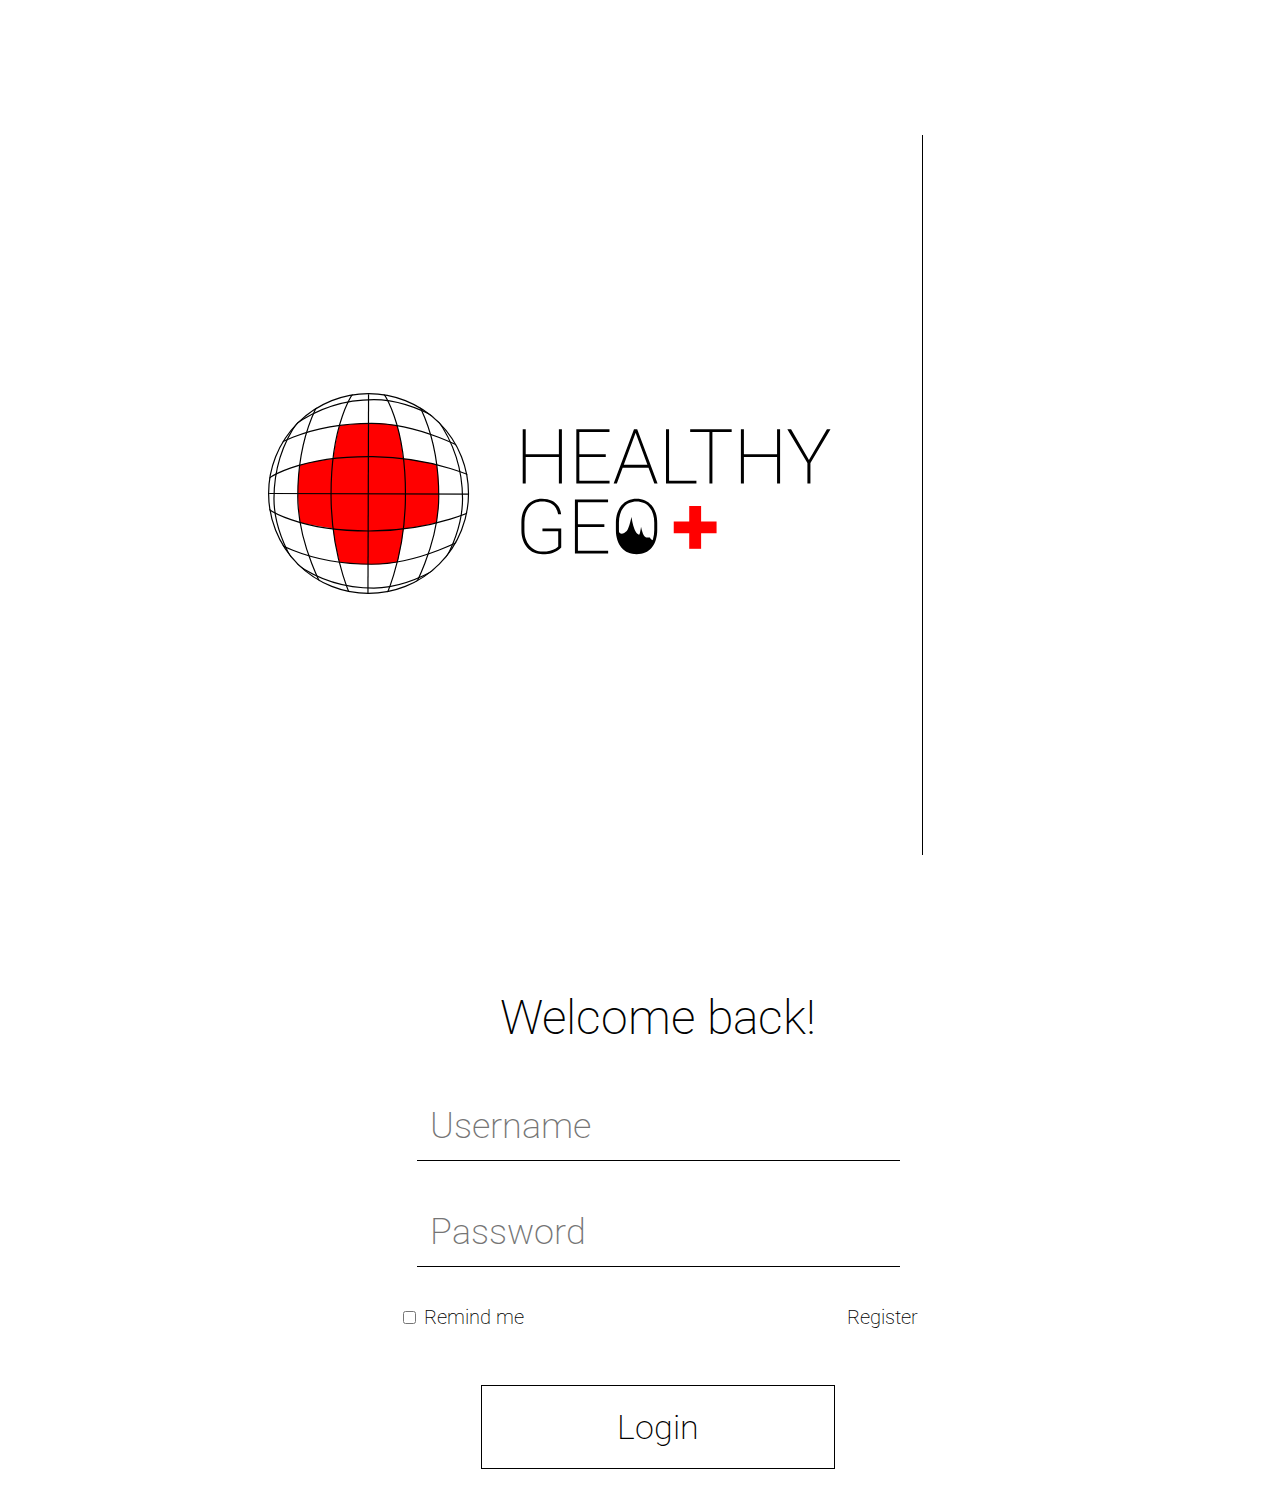
<file: healthy_geo_plus/index.html>
<!DOCTYPE html>
<html lang="en">

<head>
    <meta charset="UTF-8">
    <meta http-equiv="X-UA-Compatible" content="IE=edge">
    <meta name="viewport" content="width=device-width, initial-scale=1.0">
    <title>Healthy Geo+</title>
    <link rel="stylesheet" href="assets/css/reset.css">
    <link rel="stylesheet" href="assets/css/style.css">
</head>

<body>
    <main class="main-page-container">
        <div class="logo-container">
            <img class="logo-first" src="assets/imgs/healthy_geo_logo.svg">
        </div>
        <div class="divider"></div>
        <div id="loginContainer" class="login-container">
            <form class="login-form-container">
                <p class="form-title">Welcome back!</p>
                <input class="form-box" id="" type="text" placeholder="Username">
                <input class="form-box" id="" type="password" placeholder="Password">
                <div class="remind-and-register">
                    <div class="form-checkbox">
                        <input id="remind-me" type="checkbox">
                        <label for="remind-me">Remind me</label>
                    </div>
                    <p id="registerBtn" class="form-register-link">Register</p>
                </div>
                <a class="footer-link" href="dashboard.html"><input class="form-button" type="button" value="Login"></a>
            </form>
        </div>
        <div id="registerContainer" class="register login-container">
            <form class="login-form-container">
                <p class="form-title">Register</p>
                <input class="form-box" id="" type="text" placeholder="Full name">
                <input class="form-box" id="" type="text" placeholder="Username">
                <input class="form-box" id="" type="password" placeholder="Password">
                <input class="form-box" id="" type="email" placeholder="Email">
                <input class="form-box" id="" type="date" placeholder="MM/DD/AAAA">
                <input id="finishedRegister" class="form-button" type="button" value="Finish">
                <p id="loginBtn" class="form-register-link">Already have an account? Login</p>
            </form>
        </div>
    </main>
    <script src="assets/js/script.js"></script>
</body>

</html>
</file>
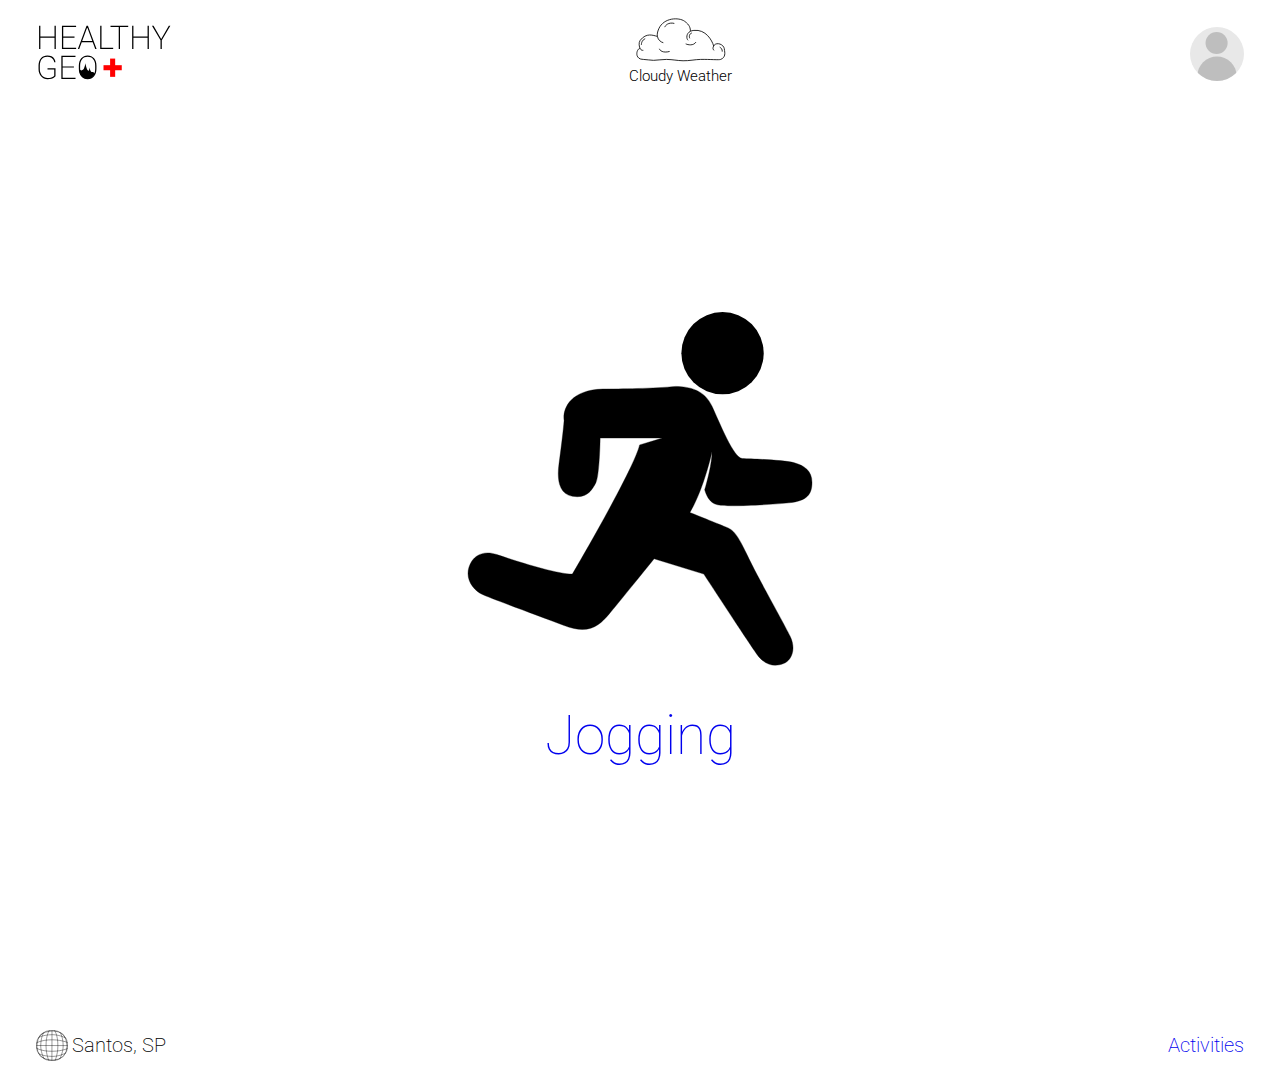
<file: healthy_geo_plus/activities.html>
<!DOCTYPE html>
<html lang="en">

<head>
  <meta charset="UTF-8">
  <meta http-equiv="X-UA-Compatible" content="IE=edge">
  <meta name="viewport" content="width=device-width, initial-scale=1.0">
  <title>Healthy Geo+</title>
  <link rel="stylesheet" href="assets/css/reset.css">
  <link rel="stylesheet" href="assets/css/style.css">
</head>

<body>

  <header class="dashboard-header-container">
    <a class="footer-link" href="dashboard.html"><img class="dashboard-header-logo" src="assets/imgs/healthy_geo_text.svg"></a>
    <div class="dashboard-weather">
      <img class="dashboard-header-cloud" src="assets/imgs/cloudy.svg">
      <p>Cloudy Weather</p>
    </div>
    <img class="dashboard-header-user" src="assets/imgs/user.svg">
  </header>

  <main id="dashboard-main" class="dashboard-main-container">
    <a class="footer-link" href="dashboard.html">
      <div class="menu-page-container">
        <img src="assets/imgs/jogging.svg">
        <p class="menu-main-text">Jogging</p>
      </div>
    </a>
  </main>

  <footer class="dashboard-footer-container">
    <div class="dashboard-footer-location">
      <img class="dashboard-footer-globe" src="assets/imgs/globe.svg">
      <p class="footer-location-text">Santos, SP</p>
    </div>
    <p class="dashboard-footer-links active"><a class="footer-link" href="activities.html">Activities</a></p>
  </footer>
</body>
</file>
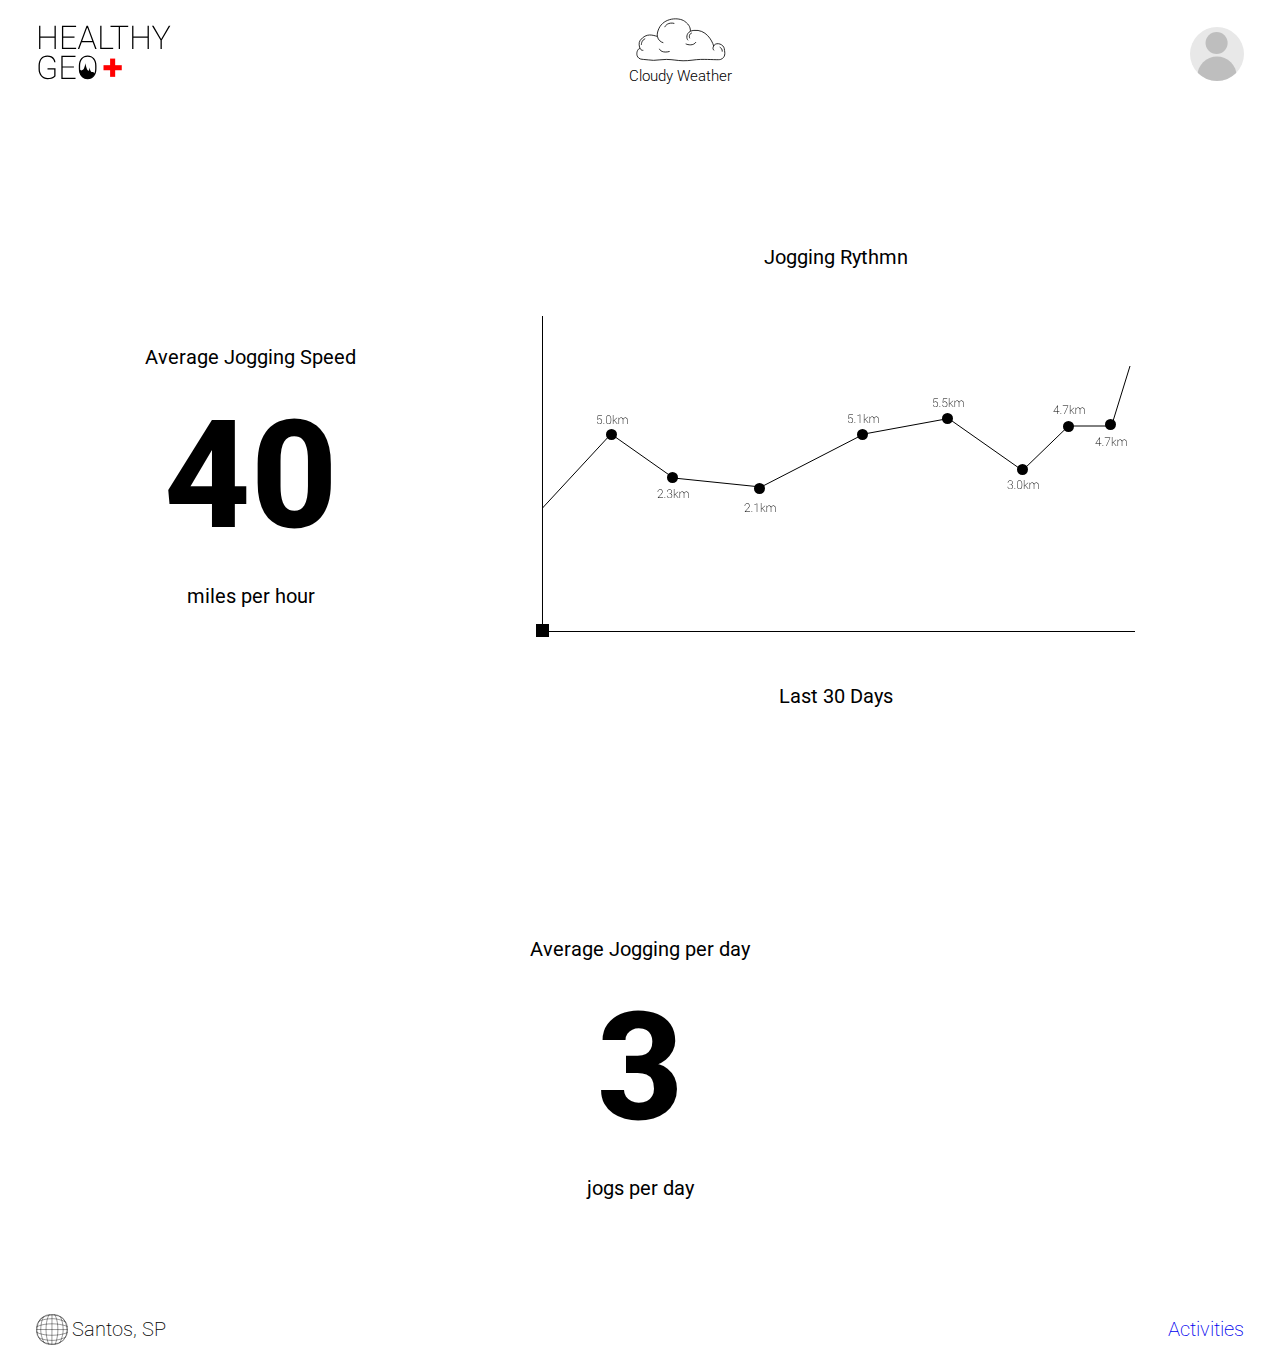
<file: healthy_geo_plus/dashboard.html>
<!DOCTYPE html>
<html lang="en">

<head>
  <meta charset="UTF-8">
  <meta http-equiv="X-UA-Compatible" content="IE=edge">
  <meta name="viewport" content="width=device-width, initial-scale=1.0">
  <title>Healthy Geo+</title>
  <link rel="stylesheet" href="assets/css/reset.css">
  <link rel="stylesheet" href="assets/css/style.css">
</head>

<body class="site">

  <header class="dashboard-header-container">
    <a class="footer-link" href="dashboard.html"><img class="dashboard-header-logo" src="assets/imgs/healthy_geo_text.svg"></a>
    <div class="dashboard-weather">
      <img class="dashboard-header-cloud" src="assets/imgs/cloudy.svg">
      <p>Cloudy Weather</p>
    </div>
    <img class="dashboard-header-user" src="assets/imgs/user.svg">
  </header>

  <main id="dashboard-main" class="dashboard-main-container">
    <div class="dashboard-main-section">
      <p class="dashboard-main-title">Average Jogging Speed</p>
      <p class="dashboard-main-info">40</p>
      <p class="dashboard-main-title">miles per hour</p>
    </div>

    <div class="dashboard-main-section">
      <p class="dashboard-main-title graph">Jogging Rythmn</p>
      <img class="graph-dashboard" src="assets/imgs/graph.svg">
      <p class="dashboard-main-title graph">Last 30 Days</p>
    </div>

    <div class="dashboard-main-section">
      <p class="dashboard-main-title">Average Jogging per day</p>
      <p class="dashboard-main-info">3</p>
      <p class="dashboard-main-title">jogs per day</p>
    </div>
  </main>

  <footer class="dashboard-footer-container">
    <div class="dashboard-footer-location">
      <img class="dashboard-footer-globe" src="assets/imgs/globe.svg">
      <p class="footer-location-text">Santos, SP</p>
    </div>
    <p class="dashboard-footer-links"><a class="footer-link" href="activities.html">Activities</a></p>
  </footer>
</body>
</file>
<file: healthy_geo_plus/assets/css/style.css>
@import url("https://fonts.googleapis.com/css2?family=Roboto:ital,wght@0,100;0,300;0,400;0,500;0,700;0,900;1,100;1,300;1,400;1,500;1,700;1,900&display=swap");

@media only screen and (max-width: 1026px) {
  .divider {
      display: none;
  }

  .login-container {
    display: flex;
    align-items: center;
    justify-content: center;
    width: 90%;
  }
}

.site {
  display: flex;
  min-height: 100vh;
  flex-direction: column;
}

.logo-first {
  margin: 5vh;
  width: 100%;
}

.main-page-container {
  display: flex;
  flex-flow: row wrap;
  align-items: center;
  justify-content: center;
}

.divider {
  border-left: 1px solid black;
  height: 80vh;
  margin: 15vh;
}

.login-form-container {
  display: flex;
  flex-flow: column wrap;
  align-items: center;
  justify-content: center;
}

.form-title {
  font-family: Roboto;
  font-style: normal;
  font-weight: 200;
  font-size: 48px;
  line-height: 56px;

  margin-bottom: 3vh;
}

.form-box {
  font-family: Roboto;
  font-style: normal;
  font-weight: 200;
  font-size: 36px;
  line-height: 42px;

  padding: 1.5vh;
  margin: 2vh;

  border-top: 0px solid black;
  border-left: 0px solid black;
  border-right: 0px solid black;
  border-bottom: 1px solid black;
}

.remind-and-register {
  width: 100%;
  display: flex;
  flex-flow: row wrap;
  align-items: space-between;
  justify-content: space-between;

  font-family: Roboto;
  font-style: normal;
  font-weight: 200;
  font-size: 20px;
  line-height: 28px;

  margin: 2vh;
}

.form-button {
  background: rgba(0, 0, 0, 0);
  border: 1px solid #000000;
  box-sizing: border-box;

  font-family: Roboto;
  font-style: normal;
  font-weight: 200;
  font-size: 34px;
  line-height: 28px;

  padding: 3vh 15vh;
  margin: 4vh;

  transition: all 0.1s;
}

.form-register-link {
  font-family: Roboto;
  font-style: normal;
  font-weight: 200;
  font-size: 20px;
  line-height: 28px;
  transition: all 0.1s;
}

.form-register-link:hover {
  font-weight: 400;
}

.form-button:hover {
  border: 1.5px solid #000000;
  font-weight: 400;
}

/* Dashboard */

.dashboard-header-container {
  width: 0 auto;
  display: flex;
  flex-flow: row wrap;
  align-items: center;
  justify-content: space-between;
  margin: 2vh 4vh;
}

.dashboard-header-logo {
  width: 15vh;
}

.dashboard-header-cloud {
  width: 10vh;
}

.dashboard-header-user {
  width: 6vh;
}

.dashboard-weather {
  display: flex;
  flex-flow: column wrap;
  align-items: center;
  justify-content: center;

  font-family: Roboto;
  font-style: normal;
  font-weight: 300;
  font-size: 15px;
  line-height: 28px;
}

.dashboard-main-container {
  display: flex;
  flex-flow: row wrap;
  align-items: center;
  justify-content: center;
  height: 100vh;
  flex: 1;
}

.dashboard-main-section {
  margin: 10vh;
  display: flex;
  flex-flow: column wrap;
  align-items: center;
  justify-content: center;
}

.graph {
  margin: 5vh;
}

.dashboard-main-info {
  font-family: Roboto;
  font-style: normal;
  font-weight: 800;
  font-size: 150px;
  line-height: 211px;
}

.dashboard-main-title {
  font-family: Roboto;
  font-style: normal;
  font-weight: normal;
  font-size: 20px;
  line-height: 28px;
}

.dashboard-footer-container {
  width: 0 auto;
  display: flex;
  flex-flow: row wrap;
  align-items: center;
  justify-content: space-between;
  margin: 2vh 4vh;

  font-family: Roboto;
  font-style: normal;
  font-weight: 200;
  font-size: 20px;
  line-height: 39px;
}

.dashboard-footer-location {
  display: flex;
  flex-flow: row wrap;
  align-items: center;
}

.dashboard-footer-globe {
  width: 3.5vh;
  margin-right: 0.5vh;
}

.graph-dashboard {
  width: 100%;
}

.footer-link {
  text-decoration: none;
}

.menu-page-container {
  display: flex;
  flex-flow: column;
  justify-content: center;
  align-items: center;
}

.menu-main-text {
  font-family: Roboto;
  font-style: normal;
  font-weight: 100;
  font-size: 55px;
  line-height: 84px;
  margin: 3vh;
}

.register {
  display: none;
}
</file>
